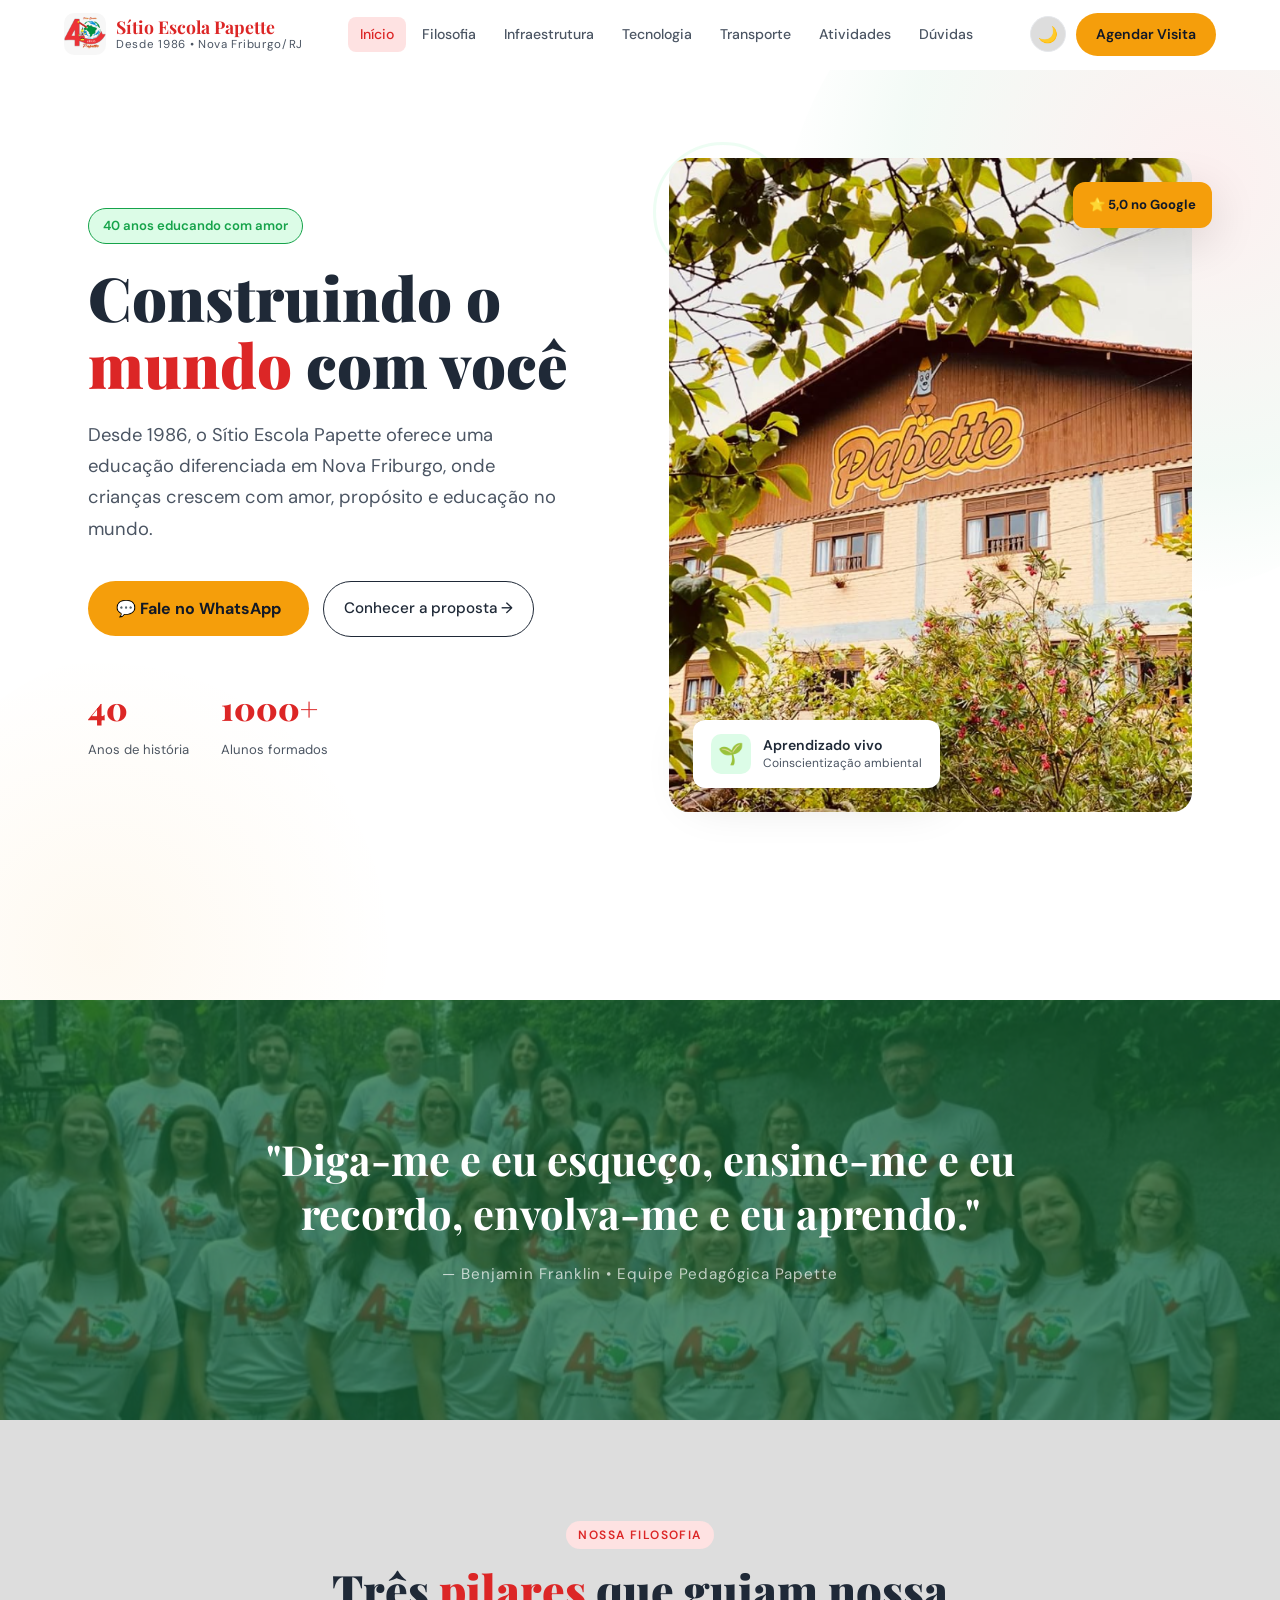
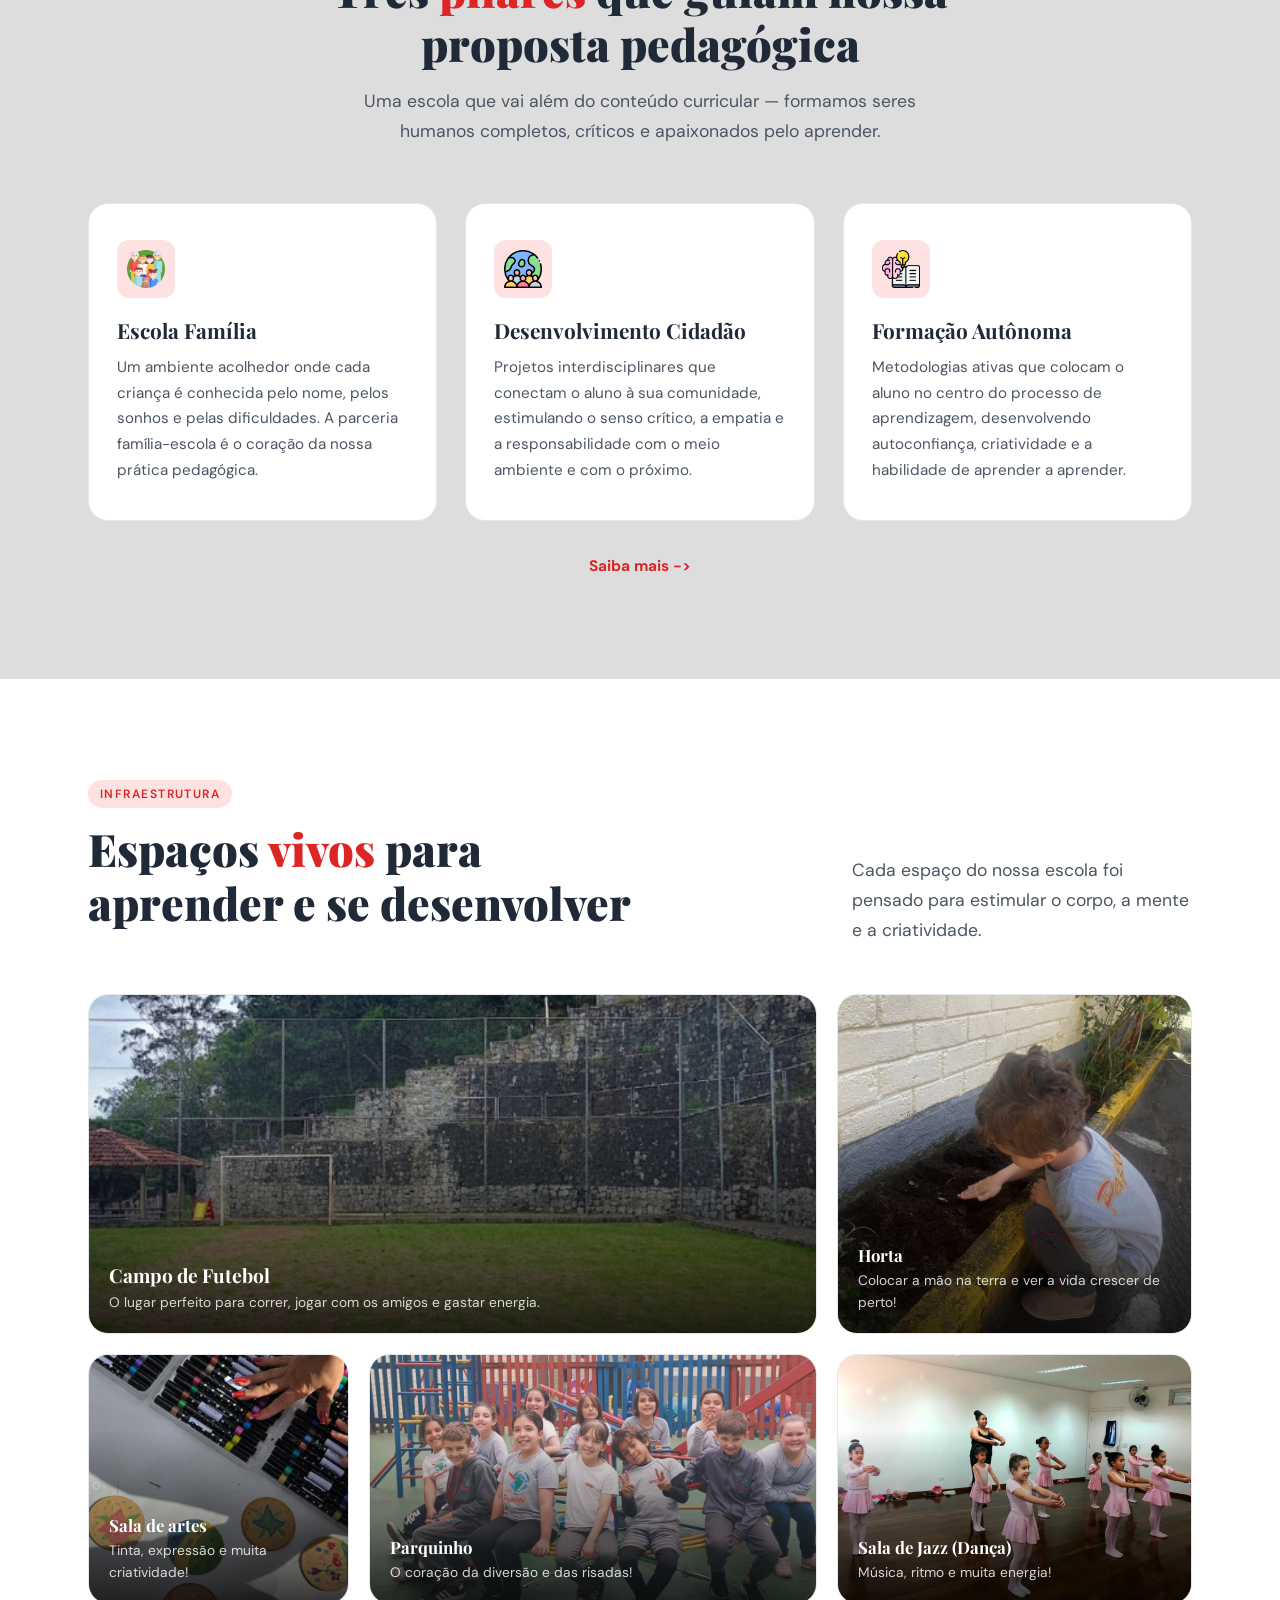
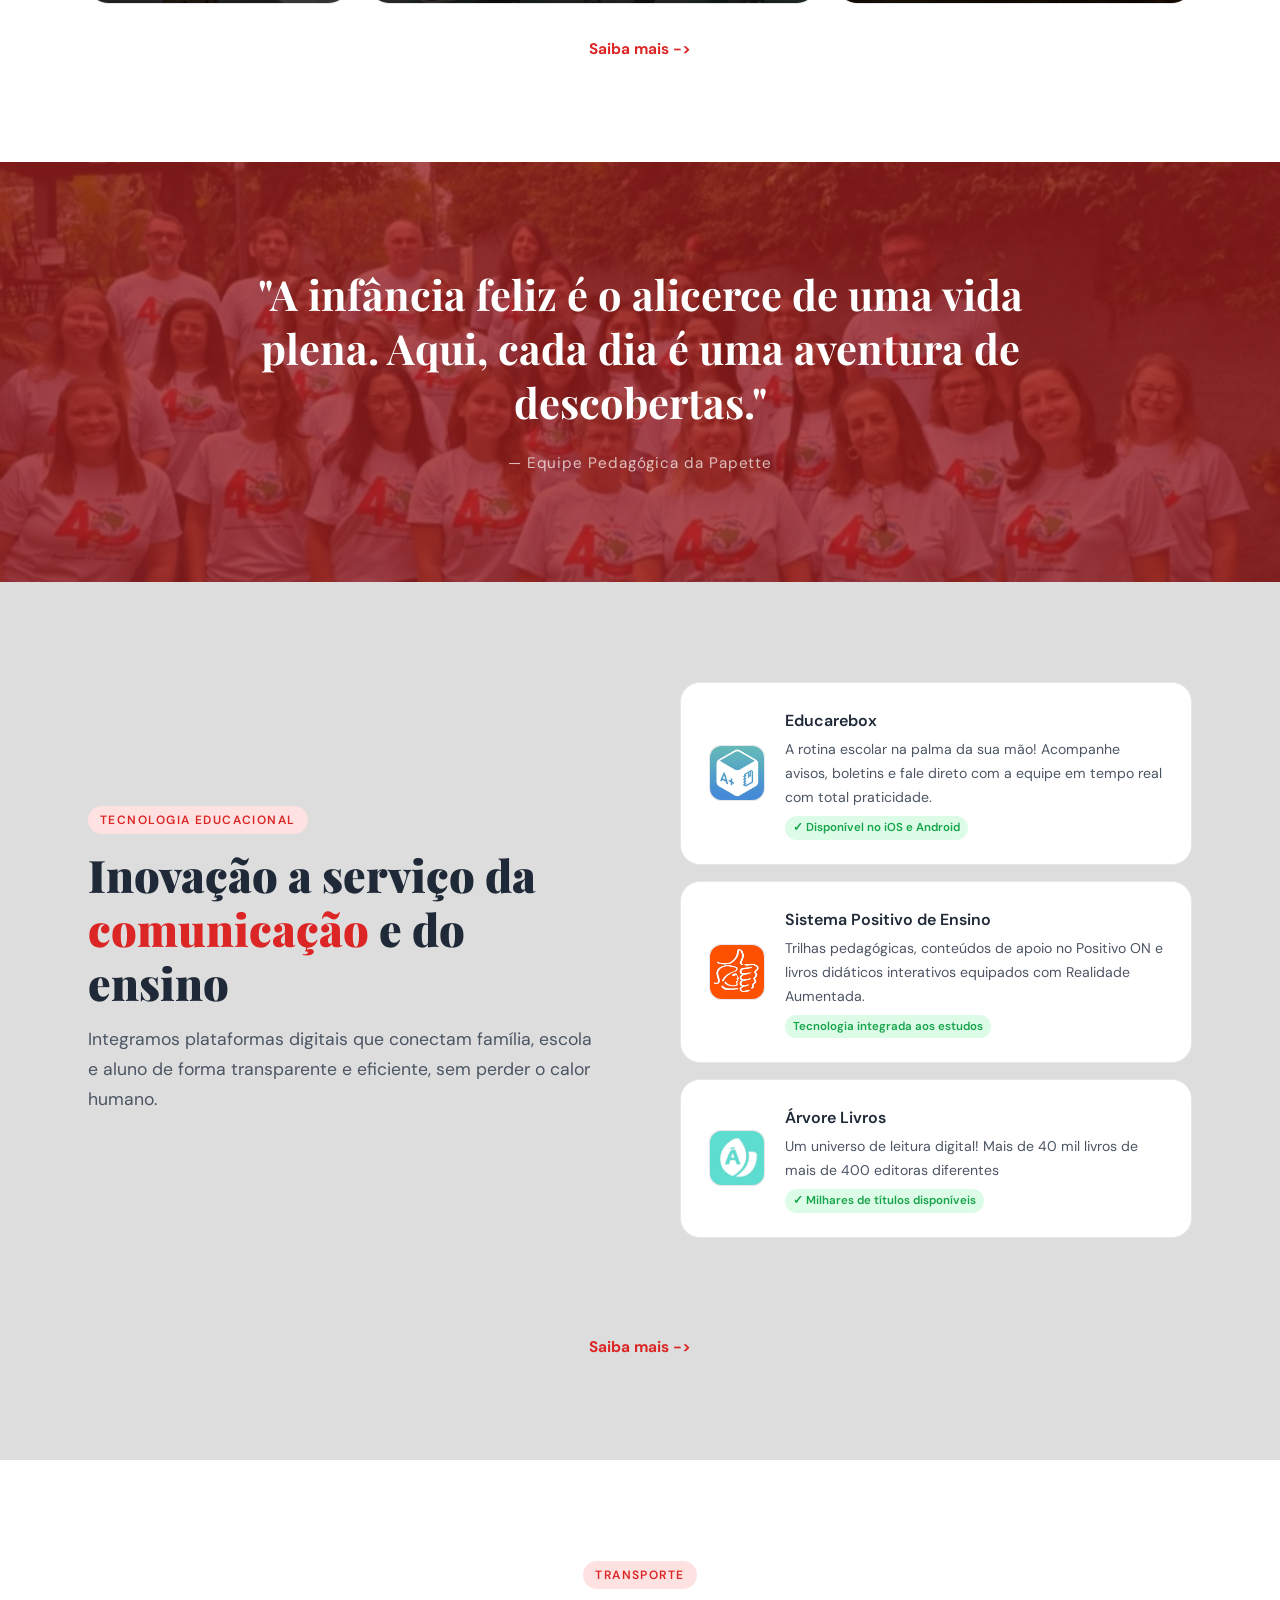
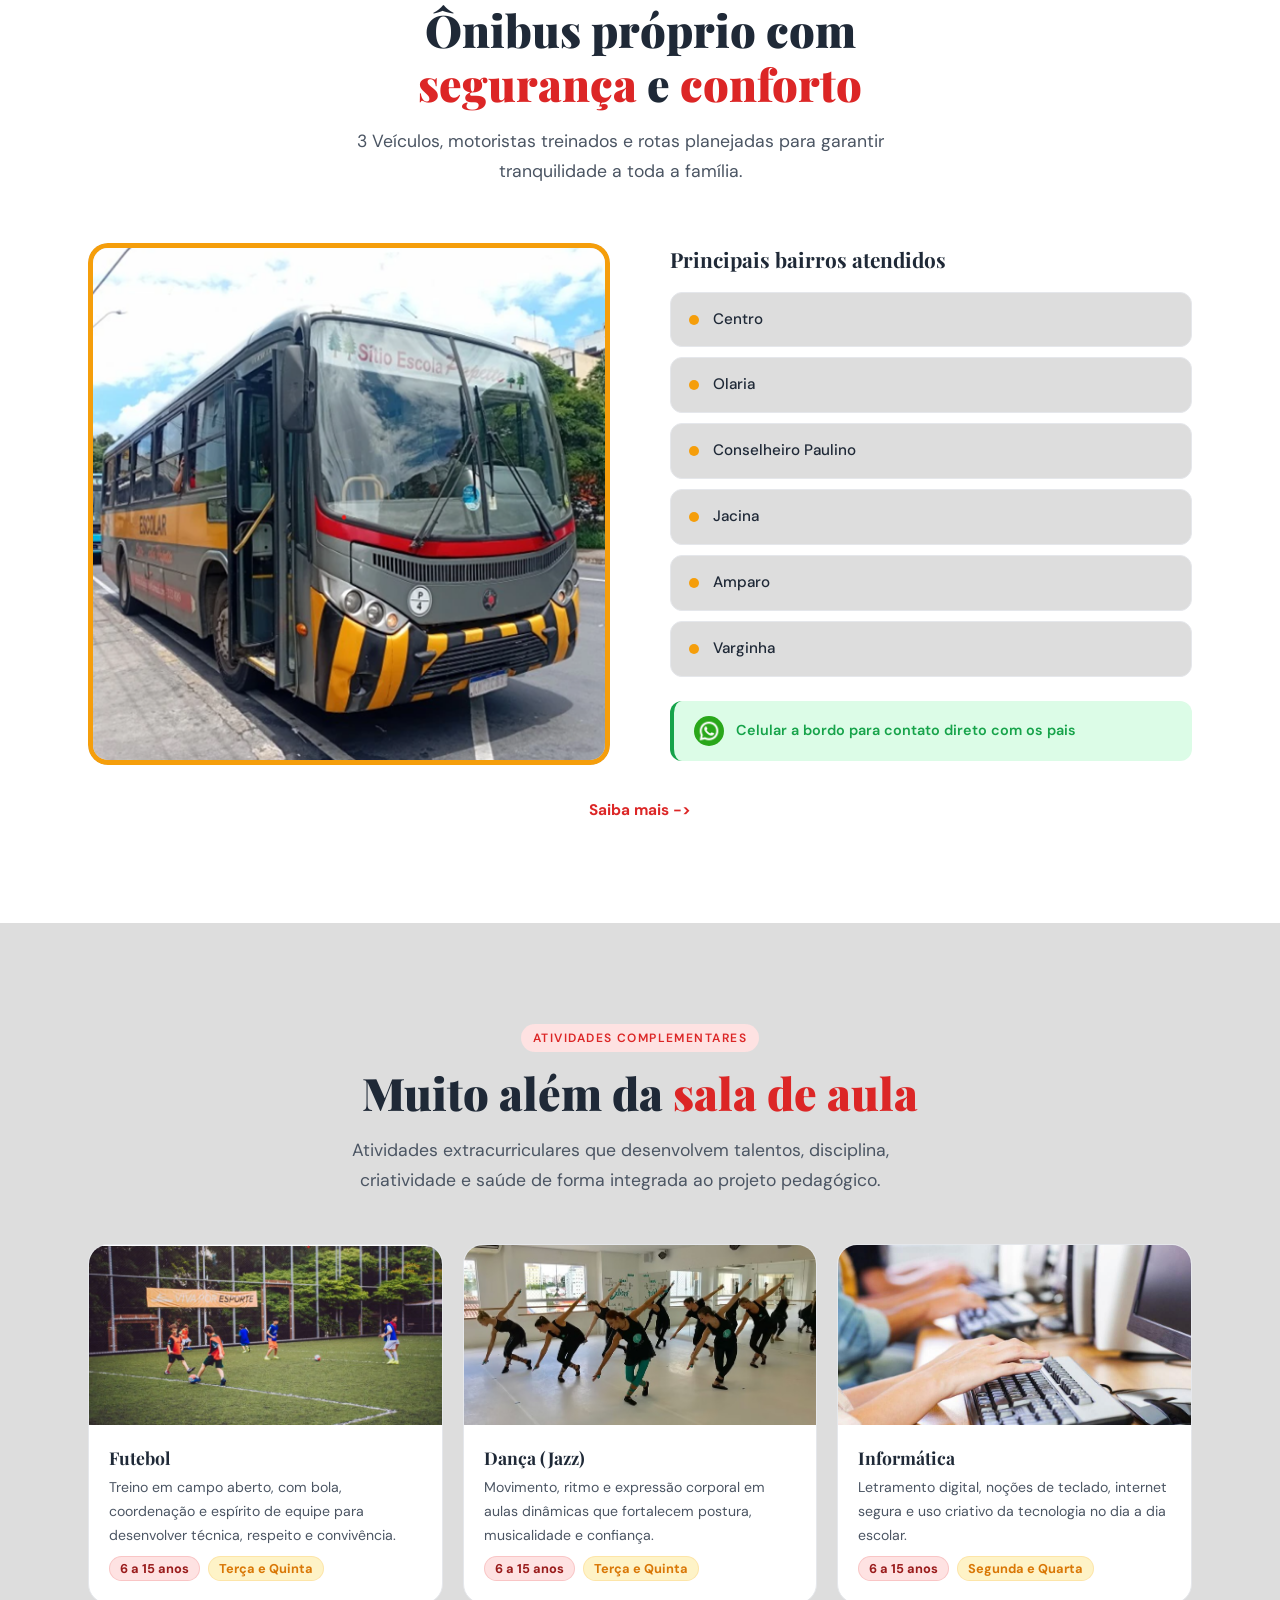
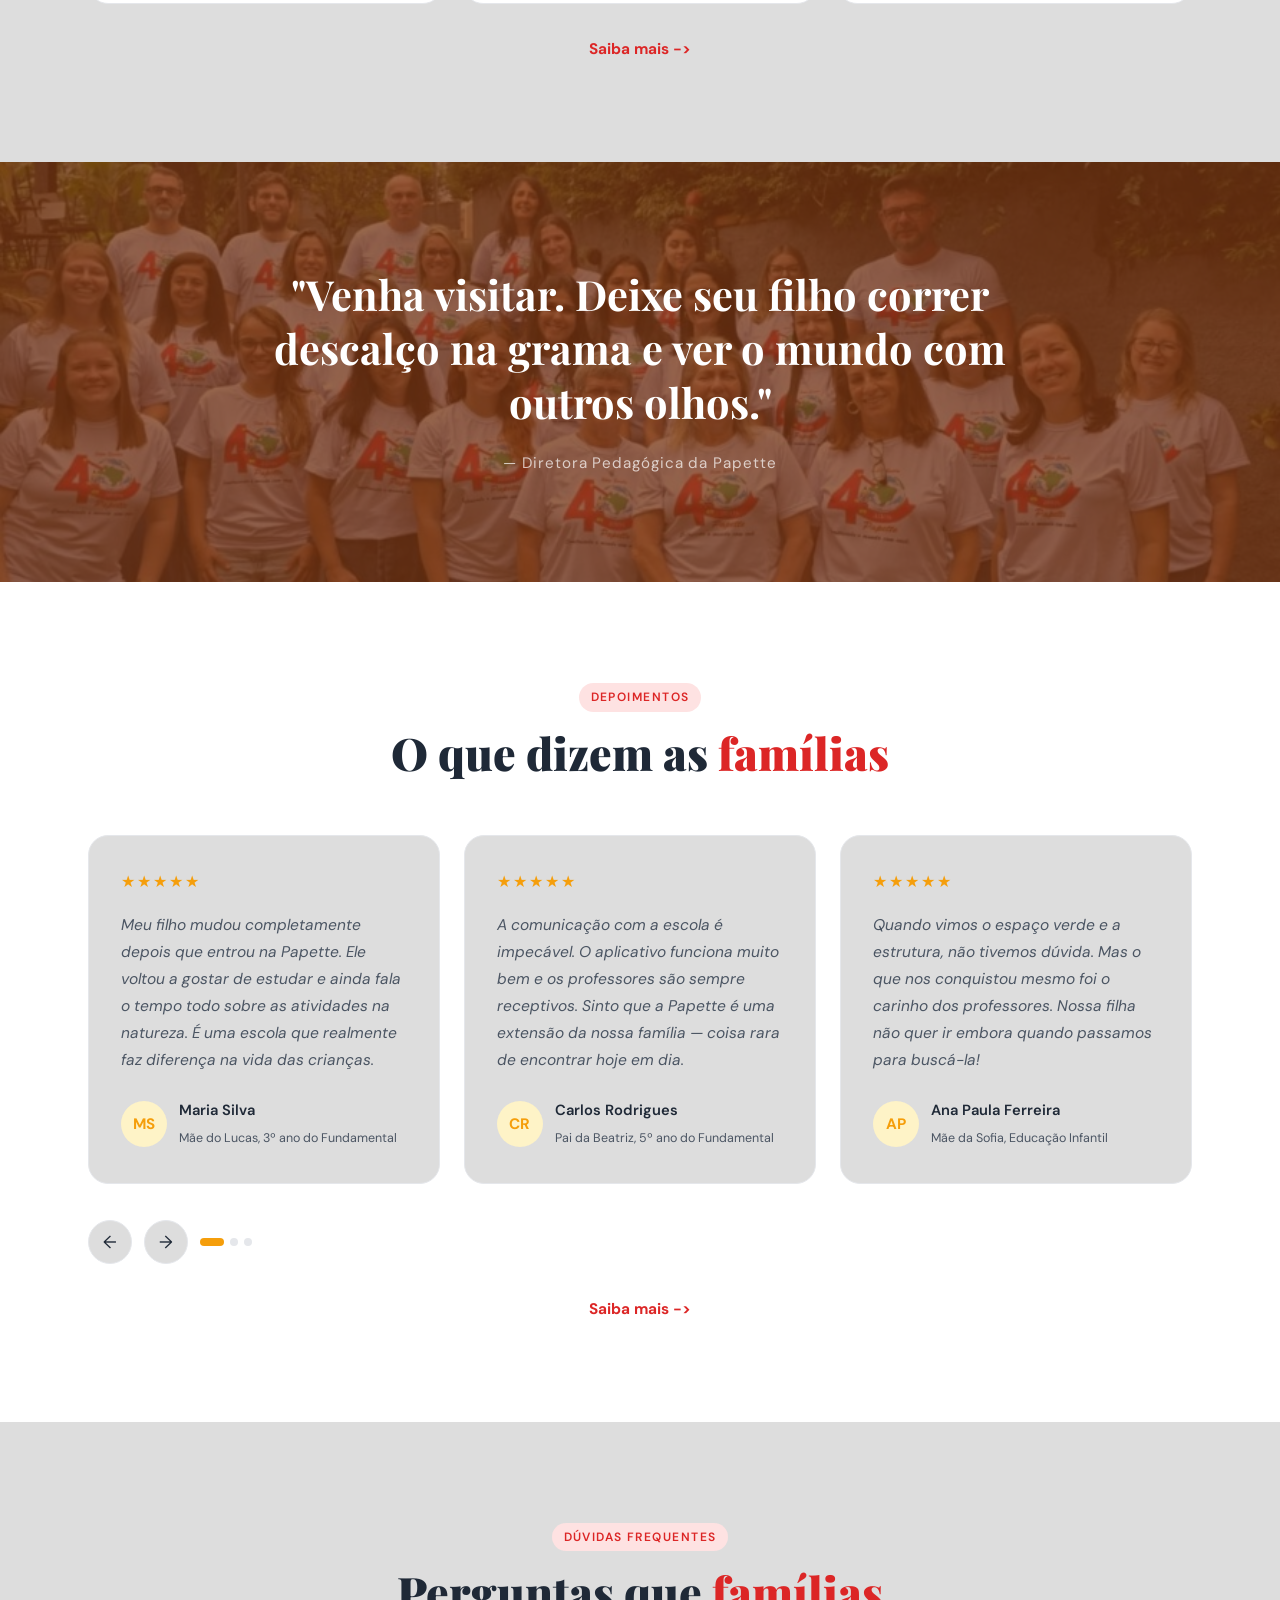
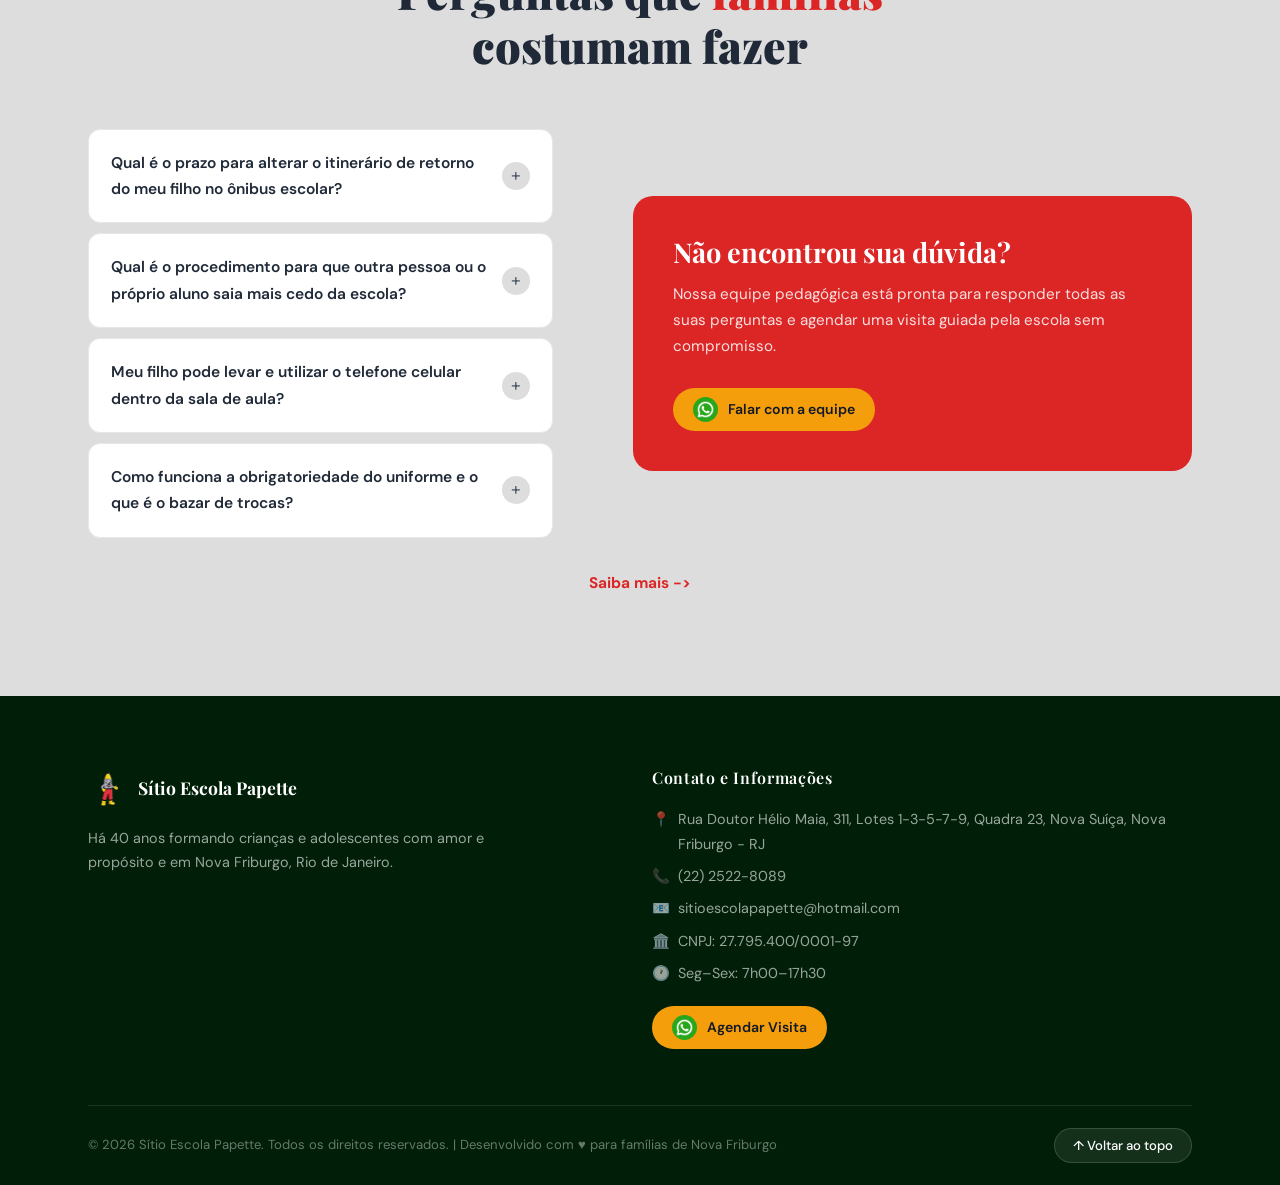
<file: index.html>
<!DOCTYPE html>
<html lang="pt-BR" data-theme="light">

<head>
  <link rel="preconnect" href="https://fonts.googleapis.com">
  <link rel="preconnect" href="https://fonts.gstatic.com" crossorigin>
  <meta charset="UTF-8">
  <meta name="viewport" content="width=device-width, initial-scale=1.0">
  <title>Sítio Escola Papette</title>
  <!-- icon: Favicon -->
  <link rel="shortcut icon" href="./src/assets/pencil.png" type="image/x-icon">

  <link
    href="https://fonts.googleapis.com/css2?family=Playfair+Display:wght@700;900&family=DM+Sans:wght@300;400;500;600&display=swap"
    rel="stylesheet">

  <link rel="stylesheet" href="src/styles/index.css">
</head>

<body>

  <!-- ══════════ NAVBAR ══════════ -->
  <nav class="navbar" id="navbar">
    <div class="nav-inner">
      <a class="logo" href="#inicio">
        <img class="logo-icon" src="./src/assets/logo-papette.png" alt="Logo Sítio Escola Papette">
        <div class="logo-text">
          <strong>Sítio Escola Papette</strong>
          <span>Desde 1986 • Nova Friburgo/RJ</span>
        </div>
      </a>
      <div class="nav-links">
        <a href="#inicio">Início</a>
        <a href="#filosofia">Filosofia</a>
        <a href="#infraestrutura">Infraestrutura</a>
        <a href="#tecnologia">Tecnologia</a>
        <a href="#transporte">Transporte</a>
        <a href="#atividades">Atividades</a>
        <a href="#duvidas">Dúvidas</a>
      </div>
      <div class="nav-right">
        <button class="theme-toggle" id="themeToggle" aria-label="Alternar tema">🌙</button>
        <a class="btn-cta ui-cta desktop-only" href="https://wa.me/5522999999999" target="_blank">
          <span>Agendar Visita</span>
        </a>
        <div class="hamburger" id="hamburger" aria-label="Menu" role="button" tabindex="0">
          <span></span><span></span><span></span>
        </div>
      </div>
    </div>
  </nav>

  <!-- Mobile Menu -->
  <div class="mobile-menu" id="mobileMenu">
    <a href="#inicio" class="mob-link">Início</a>
    <a href="#filosofia" class="mob-link">Filosofia</a>
    <a href="#infraestrutura" class="mob-link">Infraestrutura</a>
    <a href="#tecnologia" class="mob-link">Tecnologia</a>
    <a href="#transporte" class="mob-link">Transporte</a>
    <a href="#atividades" class="mob-link">Atividades</a>
    <a href="#duvidas" class="mob-link">Dúvidas</a>
    <a class="btn-cta ui-cta" href="https://wa.me/5522999999999" target="_blank">
      <img class="cta-whatsapp-icon" src="./src/assets/whatsapp.png" alt="WhatsApp">
      <span>Agendar Visita no WhatsApp</span>
    </a>
  </div>

  <!-- ══════════ HERO ══════════ -->
  <section id="inicio">
    <div class="hero-bg-blob"></div>
    <div class="hero-bg-blob2"></div>
    <div class="container">
      <div class="hero-inner">
        <div class="reveal-left">
          <div class="hero-copy-group">
            <div class="hero-badge">40 anos educando com amor</div>
            <h1 class="hero-title">
              Construindo o<br>
              <span class="accent">mundo</span>
              com você <span class="accent"></span>
            </h1>
            <p class="hero-sub">Desde 1986, o Sítio Escola Papette oferece uma educação diferenciada em Nova Friburgo,
              onde crianças crescem com amor, propósito e educação no mundo.</p>
          </div>
          <div class="hero-cta-group">
            <div class="hero-actions">
              <a class="btn-hero" href="https://wa.me/5522999999999" target="_blank">
                💬 Fale no WhatsApp
              </a>
              <a class="btn-hero-ghost" href="#filosofia">
                Conhecer a proposta →
              </a>
            </div>
            <div class="hero-stats">
              <div class="stat"><strong>40</strong><span>Anos de história</span></div>
              <div class="stat"><strong>1000+</strong><span>Alunos formados</span></div>
            </div>
          </div>
        </div>
        <div class="hero-img-wrap reveal-right">
          <div class="hero-dot"></div>
          <div class="hero-img">
            <img class="hero-img-inner" src="./src/assets/hero/hero-image.png" alt="Crianças em atividade no Sítio Escola Papette">
          </div>
          <button class="hero-img-badge" id="heroBadge1" type="button" aria-expanded="false"
            aria-label="Abrir informações sobre aprendizado vivo">
            <div class="hero-img-badge-icon">🌱</div>
            <div>
              <strong>Aprendizado vivo</strong>
              <span>Coinscientização ambiental</span>
            </div>
          </button>
          <div class="hero-img-badge2">⭐ 5,0 no Google</div>
        </div>
      </div>
    </div>
  </section>

  <!-- ══════════ PARALLAX BANNER 1 ══════════ -->
  <div class="parallax-banner" id="parallax1">
    <div class="parallax-bg" id="pb1">
      <img class="parallax-img" src="./src/assets/workers.jpg" alt="Atividades ao ar livre na escola">
    </div>
    <div class="parallax-overlay"></div>
    <div class="parallax-content reveal">
      <blockquote>"Diga-me e eu esqueço, ensine-me e eu recordo, envolva-me e eu aprendo."</blockquote>
      <cite>— Benjamin Franklin • Equipe Pedagógica Papette</cite>
    </div>
  </div>

  <!-- ══════════ FILOSOFIA ══════════ -->
  <section id="filosofia">
    <div class="container">
      <div class="reveal section-intro section-intro--640">
        <span class="section-tag">Nossa Filosofia</span>
        <h2 class="section-title">Três <span>pilares</span> que guiam nossa proposta pedagógica</h2>
        <p class="section-sub">Uma escola que vai além do conteúdo curricular — formamos seres humanos completos,
          críticos e apaixonados pelo aprender.</p>
      </div>
      <div class="filosofia-grid">
        <div class="pilar-card reveal delay-1 ui-card ui-card--surface ui-card--radius-lg ui-card--clip ui-card--relative">
          <div class="pilar-icon">
            <img src="./src/assets/filosofia/family.png" alt="Escola Família">
          </div>
          <h3>Escola Família</h3>
          <p>Um ambiente acolhedor onde cada criança é conhecida pelo nome, pelos sonhos e pelas dificuldades. A
            parceria família-escola é o coração da nossa prática pedagógica.</p>
        </div>
        <div class="pilar-card reveal delay-2 ui-card ui-card--surface ui-card--radius-lg ui-card--clip ui-card--relative">
          <div class="pilar-icon">
            <img src="./src/assets/filosofia/overpopulation.png" alt="Desenvolvimento Cidadão">
          </div>
          <h3>Desenvolvimento Cidadão</h3>
          <p>Projetos interdisciplinares que conectam o aluno à sua comunidade, estimulando o senso crítico, a empatia e
            a responsabilidade com o meio ambiente e com o próximo.</p>
        </div>
        <div class="pilar-card reveal delay-3 ui-card ui-card--surface ui-card--radius-lg ui-card--clip ui-card--relative">
          <div class="pilar-icon">
            <img src="./src/assets/filosofia/knowledge.png" alt="Formação Autônoma">
          </div>
          <h3>Formação Autônoma</h3>
          <p>Metodologias ativas que colocam o aluno no centro do processo de aprendizagem, desenvolvendo autoconfiança,
            criatividade e a habilidade de aprender a aprender.</p>
        </div>
      </div>
      <div class="section-actions">
        <a class="section-more" href="https://wa.me/5522999999999" target="_blank">Saiba mais -></a>
      </div>
    </div>
  </section>

  <!-- ══════════ INFRAESTRUTURA ══════════ -->
  <section id="infraestrutura">
    <div class="container">
      <div class="infra-header">
        <div class="reveal-left">
          <span class="section-tag">Infraestrutura</span>
          <h2 class="section-title">Espaços <span>vivos</span> para<br> aprender e se desenvolver</h2>
        </div>
        <p class="section-sub section-sub--340 reveal-right">Cada espaço do nossa escola foi pensado para
          estimular o corpo, a mente e a criatividade.</p>
      </div>
      <div class="infra-grid reveal">
        <div class="infra-card ui-card ui-card--surface-alt ui-card--radius-lg ui-card--clip ui-card--relative">
          <img class="infra-img" src="./src/assets/infraestrutura/campo-de-futebol.png" alt="Campo de Futebol">
          <div class="infra-overlay">
            <h4>Campo de Futebol</h4>
            <p>O lugar perfeito para correr, jogar com os amigos e gastar energia.</p>
          </div>
        </div>
        <div class="infra-card ui-card ui-card--surface-alt ui-card--radius-lg ui-card--clip ui-card--relative">
          <img class="infra-img" src="./src/assets/infraestrutura/horta.jpg" alt="Horta">
          <div class="infra-overlay">
            <h4>Horta</h4>
            <p>Colocar a mão na terra e ver a vida crescer de perto!</p>
          </div>
        </div>
        <div class="infra-card ui-card ui-card--surface-alt ui-card--radius-lg ui-card--clip ui-card--relative">
          <img class="infra-img" src="./src/assets/infraestrutura/parquinho.png" alt="Parquinho">
          <div class="infra-overlay">
            <h4>Parquinho</h4>
            <p>O coração da diversão e das risadas!</p>
          </div>
        </div>
        <div class="infra-card ui-card ui-card--surface-alt ui-card--radius-lg ui-card--clip ui-card--relative">
          <img class="infra-img" src="./src/assets/infraestrutura/sala-de-artes.png" alt="Sala de artes">
          <div class="infra-overlay">
            <h4>Sala de artes</h4>
            <p>Tinta, expressão e muita criatividade!</p>
          </div>
        </div>
        <div class="infra-card ui-card ui-card--surface-alt ui-card--radius-lg ui-card--clip ui-card--relative">
          <img class="infra-img" src="./src/assets/infraestrutura/sala-de-danca.png" alt="Sala de Jazz e dança">
          <div class="infra-overlay">
            <h4>Sala de Jazz (Dança)</h4>
            <p>Música, ritmo e muita energia!</p>
          </div>
        </div>
      </div>
      <div class="section-actions">
        <a class="section-more" href="https://wa.me/5522999999999" target="_blank">Saiba mais -></a>
      </div>
    </div>
  </section>

  <!-- ══════════ PARALLAX BANNER 2 ══════════ -->
  <div class="parallax-banner parallax-red" id="parallax2">
    <div class="parallax-bg" id="pb2">
      <img class="parallax-img" src="./src/assets/workers.jpg" alt="Alunos em experiência pedagógica">
    </div>
    <div class="parallax-overlay"></div>
    <div class="parallax-content reveal">
      <blockquote>"A infância feliz é o alicerce de uma vida plena. Aqui, cada dia é uma aventura de descobertas."
      </blockquote>
      <cite>— Equipe Pedagógica da Papette</cite>
    </div>
  </div>

  <!-- ══════════ TECNOLOGIA ══════════ -->
  <section id="tecnologia">
    <div class="container">
      <div class="tech-intro">
        <div class="reveal-left">
          <span class="section-tag">Tecnologia Educacional</span>
          <h2 class="section-title">Inovação a serviço da <span>comunicação</span> e do ensino</h2>
          <p class="section-sub">Integramos plataformas digitais que conectam família, escola e aluno de forma
            transparente e eficiente, sem perder o calor humano.</p>
        </div>
        <div class="tech-visual reveal-right">
          <div class="tech-card ui-card ui-card--surface ui-card--radius-lg">
            <div class="tech-logo">
              <img src="./src/assets/tecnologia/educarebox-logo.jpg" alt="Educarebox">
            </div>
            <div class="tech-card-text">
              <strong>Educarebox</strong>
              <p>A rotina escolar na palma da sua mão! Acompanhe avisos, boletins e fale direto com a equipe em tempo real com total praticidade.</p>
              <span class="tech-badge">✓ Disponível no iOS e Android</span>
            </div>
          </div>
          <div class="tech-card ui-card ui-card--surface ui-card--radius-lg">
            <div class="tech-logo">
              <img src="./src/assets/tecnologia/positivo.jpg" alt="Sistema Positivo de Ensino">
            </div>
            <div class="tech-card-text">
              <strong>Sistema Positivo de Ensino</strong>
              <p>Trilhas pedagógicas, conteúdos de apoio no Positivo ON e livros didáticos interativos equipados com Realidade Aumentada.</p>
              <span class="tech-badge">Tecnologia integrada aos estudos</span>
            </div>
          </div>
          <div class="tech-card ui-card ui-card--surface ui-card--radius-lg">
            <div class="tech-logo">
              <img src="./src/assets/tecnologia/arvore-livros.jpg" alt="Árvore Livros">
            </div>
            <div class="tech-card-text">
              <strong>Árvore Livros</strong>
              <p>Um universo de leitura digital! Mais de 40 mil livros de mais de 400 editoras diferentes</p>
              <span class="tech-badge">✓ Milhares de títulos disponíveis</span>
            </div>
          </div>
        </div>
      </div>
      <div class="section-actions">
        <a class="section-more" href="https://wa.me/5522999999999" target="_blank">Saiba mais -></a>
      </div>
    </div>
  </section>

  <!-- ══════════ TRANSPORTE ══════════ -->
  <section id="transporte">
    <div class="container">
      <div class="reveal section-intro section-intro--600 section-intro--bottom-56">
        <span class="section-tag">Transporte</span>
        <h2 class="section-title">Ônibus próprio com <span>segurança</span> e <span>conforto</span></h2>
        <p class="section-sub">3 Veículos, motoristas treinados e rotas planejadas para garantir tranquilidade
          a toda a família.</p>
      </div>
      <div class="transp-grid">
        <div class="reveal-left">
          <img src="./src/assets/transporte/bus.png" alt="Ônibus da Escola Papette">
        </div>
        <div class="reveal-right">
          <h3 class="bairros-title">Principais bairros atendidos</h3>
          <div class="bairros-list">
            <div class="bairro-item">
              <div class="bairro-dot"></div><span>Centro</span>
            </div>
            <div class="bairro-item">
              <div class="bairro-dot"></div><span>Olaria</span>
            </div>
            <div class="bairro-item">
              <div class="bairro-dot"></div><span>Conselheiro Paulino</span>
            </div>
            <div class="bairro-item">
              <div class="bairro-dot"></div><span>Jacina</span>
            </div>
            <div class="bairro-item">
              <div class="bairro-dot"></div><span>Amparo</span>
            </div>
            <div class="bairro-item">
              <div class="bairro-dot"></div><span>Varginha</span>
            </div>
          </div>
          <div class="transporte-badge">
            <img class="transporte-badge-icon" src="./src/assets/whatsapp.png" alt="WhatsApp">
            <p>Celular a bordo para contato direto com os pais</p>
          </div>
        </div>
      </div>
      <div class="section-actions">
        <a class="section-more" href="https://wa.me/5522999999999" target="_blank">Saiba mais -></a>
      </div>
    </div>
  </section>

  <!-- ══════════ ATIVIDADES ══════════ -->
  <section id="atividades">
    <div class="container">
      <div class="reveal section-intro section-intro--600">
        <span class="section-tag">Atividades Complementares</span>
        <h2 class="section-title">Muito além da <span>sala de aula</span></h2>
        <p class="section-sub">Atividades extracurriculares que desenvolvem talentos, disciplina, criatividade e saúde
          de forma integrada ao projeto pedagógico.</p>
      </div>
      <div class="ativ-grid">
        <div class="ativ-card reveal delay-1 ui-card ui-card--surface ui-card--radius-lg ui-card--clip">
          <img class="ativ-img" src="./src/assets/atividades-complementares/futebol.jpg" alt="Atividade complementar de futebol">
          <div class="ativ-body">
            <h4>Futebol</h4>
            <p class="text-muted-sm">Treino em campo aberto, com bola, coordenação e espírito de equipe para desenvolver técnica, respeito e convivência.
            </p>
            <div class="ativ-meta">
              <span class="ativ-badge age">6 a 15 anos</span>
              <span class="ativ-badge days">Terça e Quinta</span>
            </div>
          </div>
        </div>
        <div class="ativ-card reveal delay-2 ui-card ui-card--surface ui-card--radius-lg ui-card--clip">
          <img class="ativ-img" src="./src/assets/atividades-complementares/danca-jazz.jpg" alt="Atividade complementar de dança jazz">
          <div class="ativ-body">
            <h4>Dança (Jazz)</h4>
            <p class="text-muted-sm">Movimento, ritmo e expressão corporal em aulas dinâmicas que fortalecem postura, musicalidade e confiança.
            </p>
            <div class="ativ-meta">
              <span class="ativ-badge age">6 a 15 anos</span>
              <span class="ativ-badge days">Terça e Quinta</span>
            </div>
          </div>
        </div>
        <div class="ativ-card reveal delay-3 ui-card ui-card--surface ui-card--radius-lg ui-card--clip">
          <img class="ativ-img" src="./src/assets/atividades-complementares/informatica.jpg" alt="Atividade complementar de informática">
          <div class="ativ-body">
            <h4>Informática</h4>
            <p class="text-muted-sm">Letramento digital, noções de teclado, internet segura e uso criativo da tecnologia no dia a dia escolar.
            </p>
            <div class="ativ-meta">
              <span class="ativ-badge age">6 a 15 anos</span>
              <span class="ativ-badge days">Segunda e Quarta</span>
            </div>
          </div>
        </div>
      </div>
      <div class="section-actions">
        <a class="section-more" href="https://wa.me/5522999999999" target="_blank">Saiba mais -></a>
      </div>
    </div>
  </section>

  <!-- ══════════ PARALLAX BANNER 3 ══════════ -->
  <div class="parallax-banner parallax-yellow" id="parallax3">
    <div class="parallax-bg" id="pb3">
      <img class="parallax-img" src="./src/assets/workers.jpg" alt="Vivência escolar em ambiente natural">
    </div>
    <div class="parallax-overlay"></div>
    <div class="parallax-content reveal">
      <blockquote>"Venha visitar. Deixe seu filho correr descalço na grama e ver o mundo com outros olhos."</blockquote>
      <cite>— Diretora Pedagógica da Papette</cite>
    </div>
  </div>

  <!-- ══════════ DEPOIMENTOS ══════════ -->
  <section id="depoimentos">
    <div class="container">
      <div class="reveal section-intro section-intro--560">
        <span class="section-tag">Depoimentos</span>
        <h2 class="section-title">O que dizem as <span>famílias</span></h2>
      </div>
      <div class="depo-wrap reveal">
        <div class="section-viewport">
          <div class="depo-track" id="depoTrack">
            <div class="depo-card ui-card ui-card--surface-alt ui-card--radius-lg ui-card--relative">
              <div class="depo-stars">★★★★★</div>
              <p class="depo-text">Meu filho mudou completamente depois que entrou na Papette. Ele voltou a gostar de
                estudar e ainda fala o tempo todo sobre as atividades na natureza. É uma escola que realmente faz
                diferença na vida das crianças.</p>
              <div class="depo-author">
                <div class="depo-avatar">MS</div>
                <div class="depo-name">
                  <strong>Maria Silva</strong>
                  <span>Mãe do Lucas, 3º ano do Fundamental</span>
                </div>
              </div>
            </div>
            <div class="depo-card ui-card ui-card--surface-alt ui-card--radius-lg ui-card--relative">
              <div class="depo-stars">★★★★★</div>
              <p class="depo-text">A comunicação com a escola é impecável. O aplicativo funciona muito bem e os
                professores são sempre receptivos. Sinto que a Papette é uma extensão da nossa família — coisa rara de
                encontrar hoje em dia.</p>
              <div class="depo-author">
                <div class="depo-avatar">CR</div>
                <div class="depo-name">
                  <strong>Carlos Rodrigues</strong>
                  <span>Pai da Beatriz, 5º ano do Fundamental</span>
                </div>
              </div>
            </div>
            <div class="depo-card ui-card ui-card--surface-alt ui-card--radius-lg ui-card--relative">
              <div class="depo-stars">★★★★★</div>
              <p class="depo-text">Quando vimos o espaço verde e a estrutura, não tivemos dúvida. Mas o que nos
                conquistou mesmo foi o carinho dos professores. Nossa filha não quer ir embora quando passamos para
                buscá-la!</p>
              <div class="depo-author">
                <div class="depo-avatar">AP</div>
                <div class="depo-name">
                  <strong>Ana Paula Ferreira</strong>
                  <span>Mãe da Sofia, Educação Infantil</span>
                </div>
              </div>
            </div>
          </div>
        </div>
        <div class="depo-nav">
          <button class="depo-btn" id="depoPrev">←</button>
          <button class="depo-btn" id="depoNext">→</button>
          <div class="depo-dots" id="depoDots">
            <div class="depo-dot active"></div>
            <div class="depo-dot"></div>
            <div class="depo-dot"></div>
          </div>
        </div>
      </div>
      <div class="section-actions">
        <a class="section-more" href="https://wa.me/5522999999999" target="_blank">Saiba mais -></a>
      </div>
    </div>
  </section>

  <!-- ══════════ FAQ ══════════ -->
  <section id="duvidas">
    <div class="container">
      <div class="reveal section-intro section-intro--560">
        <span class="section-tag">Dúvidas Frequentes</span>
        <h2 class="section-title">Perguntas que <span>famílias</span> costumam fazer</h2>
      </div>
      <div class="faq-grid">
        <div class="faq-list reveal-left">
          <div class="faq-item ui-card ui-card--surface ui-card--radius ui-card--clip" data-faq>
            <div class="faq-question">
              <span>Qual é o prazo para alterar o itinerário de retorno do meu filho no ônibus escolar?</span>
              <div class="faq-toggle">+</div>
            </div>
            <div class="faq-answer">Para garantir a segurança dos estudantes e a organização das rotas, qualquer mudança pontual no itinerário de retorno deve ser comunicada diretamente à secretaria dentro dos horários limites oficiais. Para os alunos que estudam no turno da manhã, o aviso deve ser feito rigorosamente até as 10h30. Já para os alunos do turno da tarde, a comunicação deve ocorrer até as 16h30. Fora desses horários, a frota seguirá a rota padrão previamente cadastrada.</div>
          </div>
          <div class="faq-item ui-card ui-card--surface ui-card--radius ui-card--clip" data-faq>
            <div class="faq-question">
              <span>Qual é o procedimento para que outra pessoa ou o próprio aluno saia mais cedo da escola?</span>
              <div class="faq-toggle">+</div>
            </div>
            <div class="faq-answer">Os protocolos de segurança da instituição são rígidos para a retirada antecipada de qualquer estudante. É obrigatório que os responsáveis emitam uma autorização expressa informando o colégio com antecedência. Essa autorização pode ser realizada por meio de uma anotação assinada na agenda física ou através de um contato telefônico oficial diretamente com a secretaria, indicando o nome e o documento de quem irá retirar o aluno.</div>
          </div>
          <div class="faq-item ui-card ui-card--surface ui-card--radius ui-card--clip" data-faq>
            <div class="faq-question">
              <span>Meu filho pode levar e utilizar o telefone celular dentro da sala de aula?</span>
              <div class="faq-toggle">+</div>
            </div>
            <div class="faq-answer">Visando manter a atenção cognitiva, o foco pedagógico e a interação social saudável, é proibido o uso de telefones celulares ou dispositivos eletrônicos pessoais em sala de aula. O uso só é permitido quando houver uma indicação pedagógica prévia e específica coordenada pelo professor para alguma atividade letiva. Caso os pais precisem realizar um contato de emergência com o aluno durante o horário de aula, o canal direto deve ser feito através da telefonia fixa ou do celular da secretaria.</div>
          </div>
          <div class="faq-item ui-card ui-card--surface ui-card--radius ui-card--clip" data-faq>
            <div class="faq-question">
              <span>Como funciona a obrigatoriedade do uniforme e o que é o bazar de trocas?</span>
              <div class="faq-toggle">+</div>
            </div>
            <div class="faq-answer">O uso do uniforme completo é obrigatório para todos os estudantes. Os alunos antigos devem comparecer devidamente uniformizados desde o primeiro dia de aula, enquanto os alunos novos dispõem de um prazo de adaptação até 31 de março para adquirir as peças oficiais, devendo vestir prioritariamente roupas nas cores institucionais (vermelho, cinza ou jeans) até essa data. Além disso, a escola mantém um bazar de trocas permanente e sustentável, onde os pais podem doar peças que não servem mais e retirar vestuários de tamanhos maiores em bom estado.</div>
          </div>
        </div>
        <div class="reveal-right">
          <div class="faq-cta-box">
            <h3>Não encontrou sua dúvida?</h3>
            <p>Nossa equipe pedagógica está pronta para responder todas as suas perguntas e agendar uma visita guiada
              pela escola sem compromisso.</p>
            <a class="faq-cta-btn ui-cta" href="https://wa.me/5522999999999" target="_blank">
              <img class="cta-whatsapp-icon" src="./src/assets/whatsapp.png" alt="WhatsApp">
              <span>Falar com a equipe</span>
            </a>
          </div>
        </div>
      </div>
      <div class="section-actions">
        <a class="section-more" href="https://wa.me/5522999999999" target="_blank">Saiba mais -></a>
      </div>
    </div>
  </section>

  <!-- ══════════ FOOTER ══════════ -->
  <footer>
    <div class="container">
      <div class="footer-grid">
        <div>
          <div class="footer-logo">
            <img class="footer-logo-icon" src="./src/assets/pencil.png" alt="Logo Papette">
            <strong>Sítio Escola Papette</strong>
          </div>
          <p class="footer-desc">Há 40 anos formando crianças e adolescentes com amor e propósito e em Nova Friburgo,
            Rio de Janeiro.</p>
        </div>
        <div>
          <h4>Contato e Informações</h4>
          <div class="footer-contact">
            <p>📍 <span>Rua Doutor Hélio Maia, 311, Lotes 1-3-5-7-9, Quadra 23, Nova Suíça, Nova Friburgo - RJ </span>
            </p>
            <p>📞 <span>(22) 2522-8089</span></p>
            <p>📧 <span>sitioescolapapette@hotmail.com </span></p>
            <p>🏛️ <span>CNPJ: 27.795.400/0001-97 </span></p>
            <p>🕐 <span>Seg–Sex: 7h00–17h30</span></p>
          </div>
          <div class="section-spacing-top">
            <a class="btn-cta footer-cta ui-cta" href="https://wa.me/5522999999999" target="_blank">
              <img class="cta-whatsapp-icon" src="./src/assets/whatsapp.png" alt="WhatsApp">
              <span>Agendar Visita</span>
            </a>
          </div>
        </div>
      </div>

      <div class="footer-bottom">
        <p>© 2026 Sítio Escola Papette. Todos os direitos reservados. | Desenvolvido com ♥️ para famílias de Nova
          Friburgo</p>
        <button class="back-top" onclick="window.scrollTo({top:0,behavior:'smooth'})">↑ Voltar ao topo</button>
      </div>
    </div>
  </footer>


  <script src="./src/js/index.js"></script>
</body>

</html>
</file>
<file: src/styles/index.css>
@import url('./global.css');
@import url('./navbar.css');
@import url('./hero.css');
@import url('./sections.css');
@import url('./parallax.css');
@import url('./footer.css');
</file>
